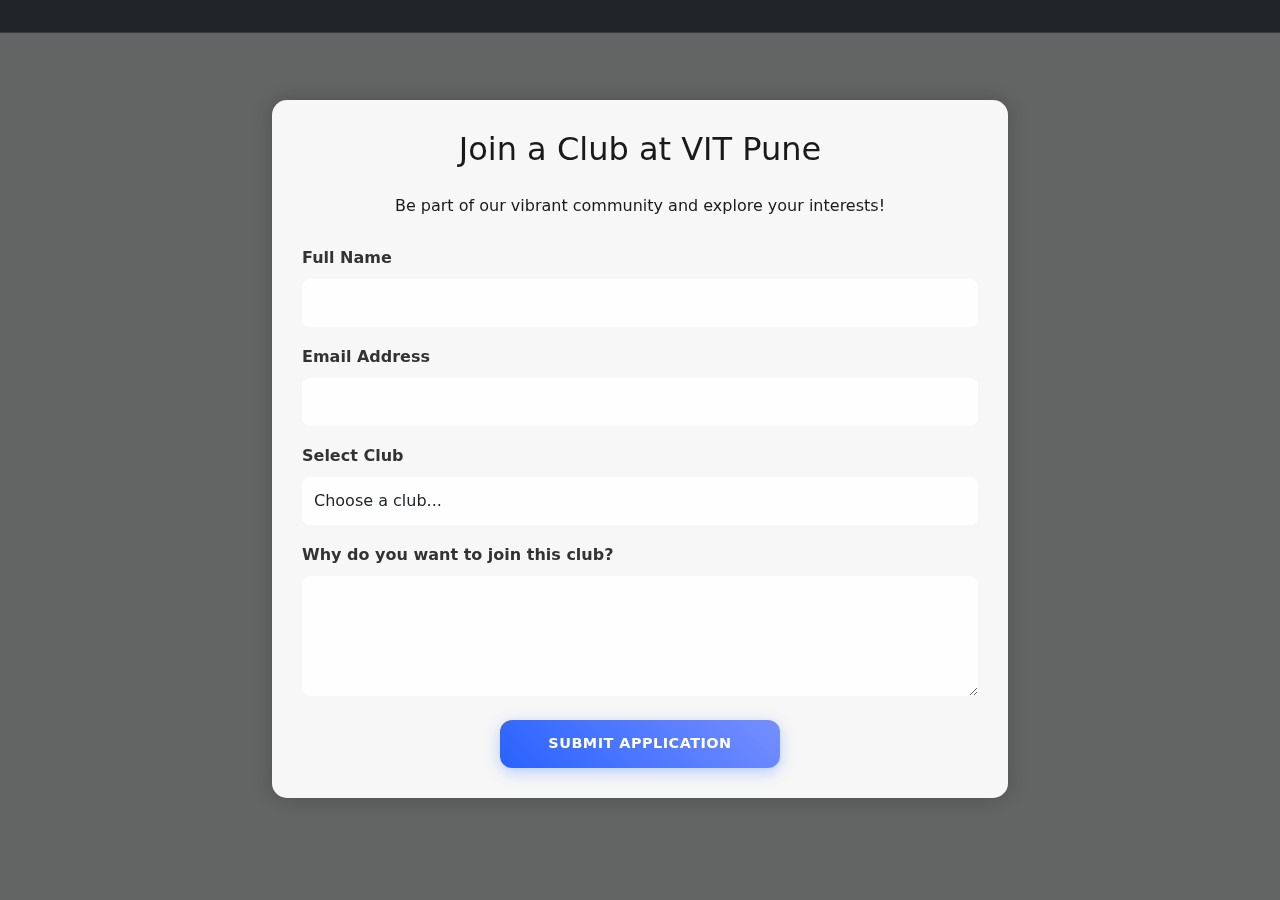
<file: apply.html>
<!DOCTYPE html>
<html lang="en">
<head>
    <meta charset="UTF-8">
    <meta name="viewport" content="width=device-width, initial-scale=1.0">
    <title>Apply - VIT Pune Clubs</title>
    <link href="https://cdn.jsdelivr.net/npm/bootstrap@5.3.0/dist/css/bootstrap.min.css" rel="stylesheet">
    <link rel="stylesheet" href="css/style.css">
    <link rel="stylesheet" href="https://cdnjs.cloudflare.com/ajax/libs/animate.css/4.1.1/animate.min.css">
    <style>
        .video-container {
            position: fixed;
            top: 0;
            left: 0;
            width: 100%;
            height: 100%;
            z-index: -1;
            overflow: hidden;
        }
        
        .video-container video {
            min-width: 100%;
            min-height: 100%;
            width: auto;
            height: auto;
            position: absolute;
            top: 50%;
            left: 50%;
            transform: translate(-50%, -50%);
            object-fit: cover;
        }
        
        .video-overlay {
            position: fixed;
            top: 0;
            left: 0;
            width: 100%;
            height: 100%;
            background: rgba(0, 0, 0, 0.6);
            z-index: -1;
        }
        
        .application-form {
            background: rgba(255, 255, 255, 0.95);
            border-radius: 15px;
            padding: 30px;
            box-shadow: 0 0 20px rgba(0, 0, 0, 0.2);
            margin-top: 100px;
            margin-bottom: 50px;
            backdrop-filter: blur(10px);
        }
        
        .form-control {
            background: rgba(255, 255, 255, 0.9);
            border: none;
            border-radius: 8px;
            padding: 12px;
            margin-bottom: 15px;
        }
        
        .form-label {
            font-weight: 600;
            color: #333;
        }
    </style>
</head>
<body>
    <!-- Background Video -->
    <div class="video-container">
        <video class="video-background" autoplay muted loop playsinline>
            <source src="https://epecvitpune.in/wp-content/uploads/2024/01/EPEC-2024.mp4" type="video/mp4">
            Your browser does not support the video tag.
        </video>
        <div class="video-overlay"></div>
    </div>

    <!-- Navigation Bar (Same as index.html) -->
    <nav class="navbar navbar-expand-lg navbar-dark bg-dark fixed-top">
        <!-- Same navbar content as index.html -->
    </nav>

    <!-- Application Form -->
    <div class="container">
        <div class="row justify-content-center">
            <div class="col-md-8">
                <div class="application-form animate__animated animate__fadeIn">
                    <h2 class="text-center mb-4">Join a Club at VIT Pune</h2>
                    <p class="text-center mb-4">Be part of our vibrant community and explore your interests!</p>
                    
                    <form id="applicationForm">
                        <div class="mb-3">
                            <label for="name" class="form-label">Full Name</label>
                            <input type="text" class="form-control" id="name" required>
                        </div>
                        
                        <div class="mb-3">
                            <label for="email" class="form-label">Email Address</label>
                            <input type="email" class="form-control" id="email" required>
                        </div>
                        
                        <div class="mb-3">
                            <label for="club" class="form-label">Select Club</label>
                            <select class="form-control" id="club" required>
                                <option value="">Choose a club...</option>
                                <option value="SAARTHI">SAARTHI - Mentorship Club</option>
                                <option value="EPEC">EPEC - Engineering Projects</option>
                                <option value="VISHWACONCLAVE">VISHWA CONCLAVE - Cultural Club</option>
                                <option value="TRF">TRF - Technical Research Forum</option>
                                <option value="VEDC">VEDC - Entrepreneurship Development</option>
                                <option value="ChessClub">Chess Club</option>
                            </select>
                        </div>
                        
                        <div class="mb-4">
                            <label for="reason" class="form-label">Why do you want to join this club?</label>
                            <textarea class="form-control" id="reason" rows="4" required></textarea>
                        </div>
                        
                        <div class="text-center">
                            <button type="submit" class="btn btn-primary btn-lg px-5">Submit Application</button>
                        </div>
                    </form>
                </div>
            </div>
        </div>
    </div>

    <!-- Notification Area -->
    <div id="notificationArea" class="position-fixed top-0 end-0 p-3" style="z-index: 1050"></div>

    <script src="https://code.jquery.com/jquery-3.6.0.min.js"></script>
    <script src="https://cdn.jsdelivr.net/npm/bootstrap@5.3.0/dist/js/bootstrap.bundle.min.js"></script>
    <script src="js/main.js"></script>
</body>
</html>
</file>
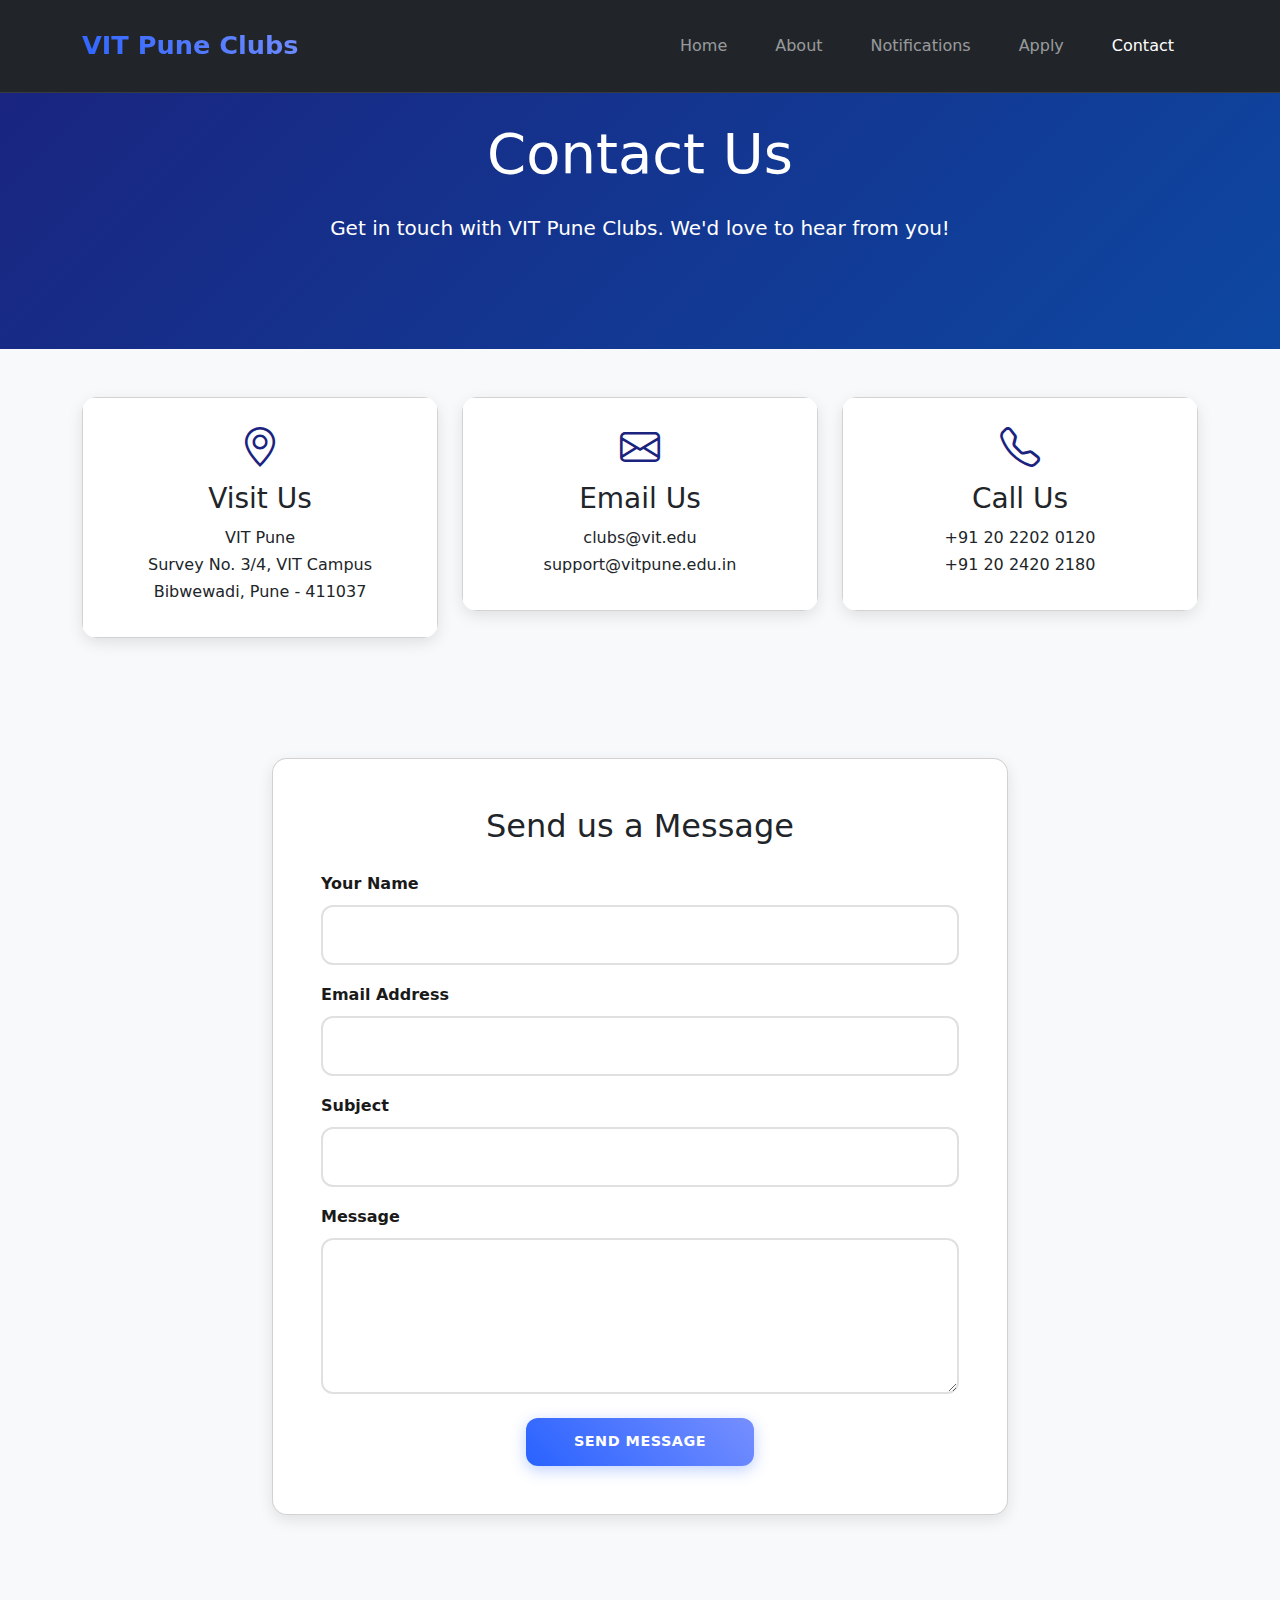
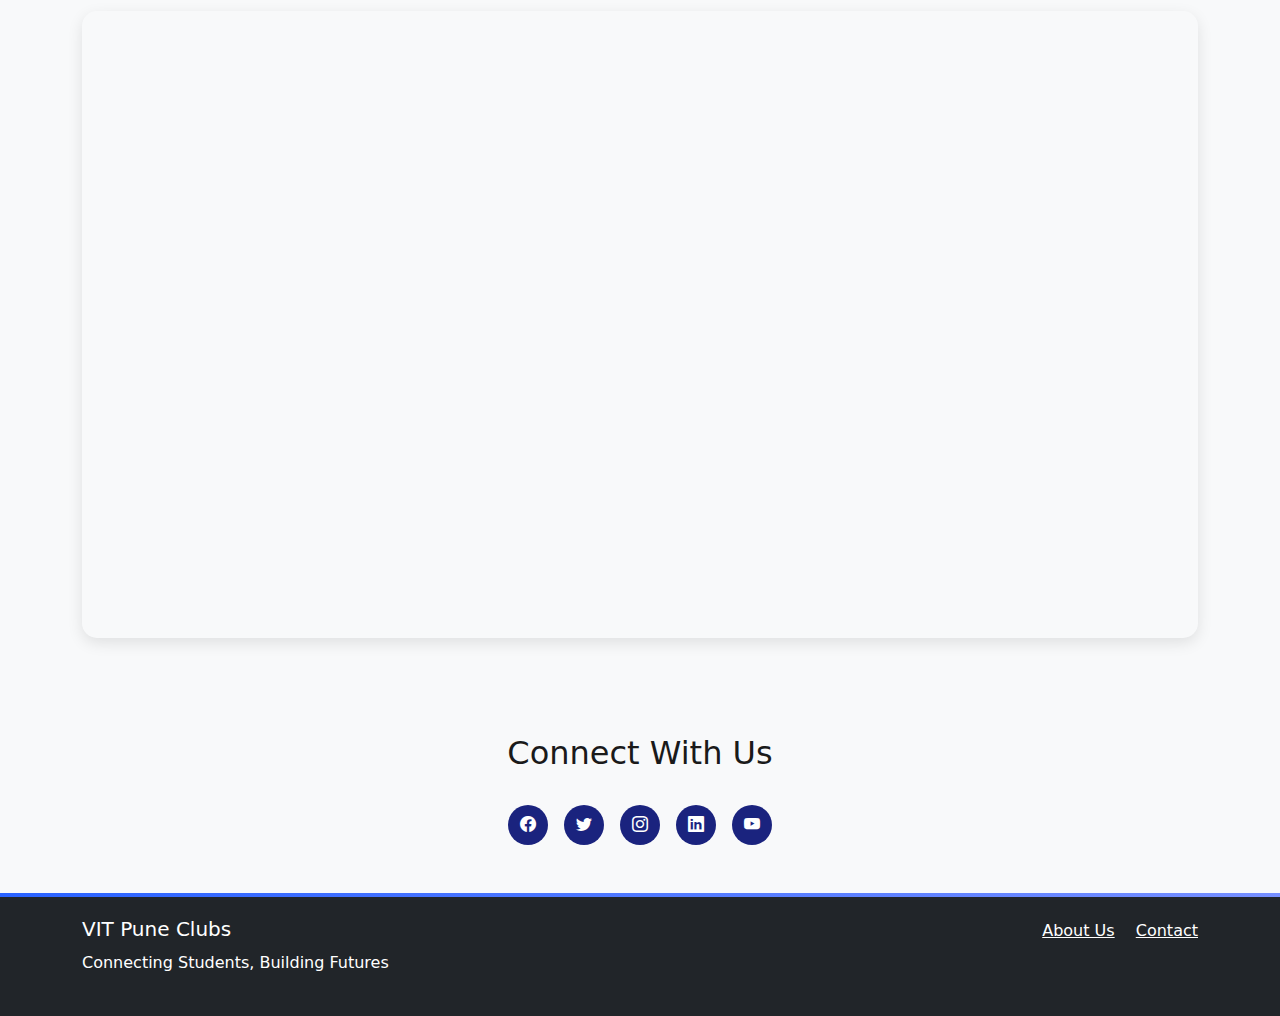
<file: contact.html>
<!DOCTYPE html>
<html lang="en">
<head>
    <meta charset="UTF-8">
    <meta name="viewport" content="width=device-width, initial-scale=1.0">
    <title>Contact - VIT Pune Clubs</title>
    <link href="https://cdn.jsdelivr.net/npm/bootstrap@5.3.0/dist/css/bootstrap.min.css" rel="stylesheet">
    <link rel="stylesheet" href="css/style.css">
    <link rel="stylesheet" href="https://cdnjs.cloudflare.com/ajax/libs/animate.css/4.1.1/animate.min.css">
    <link rel="stylesheet" href="https://cdn.jsdelivr.net/npm/bootstrap-icons@1.7.2/font/bootstrap-icons.css">
    <style>
        .contact-header {
            background: linear-gradient(135deg, #1a237e 0%, #0d47a1 100%);
            padding: 120px 0 80px;
            color: white;
            position: relative;
            overflow: hidden;
        }
        
        .contact-card {
            border-radius: 15px;
            overflow: hidden;
            transition: transform 0.3s ease;
            box-shadow: 0 5px 15px rgba(0,0,0,0.1);
        }
        
        .contact-card:hover {
            transform: translateY(-5px);
        }
        
        .contact-icon {
            font-size: 2.5rem;
            color: #1a237e;
            margin-bottom: 1rem;
        }
        
        .map-container {
            position: relative;
            overflow: hidden;
            padding-top: 56.25%;
            height: 0;
            border-radius: 15px;
            box-shadow: 0 5px 15px rgba(0,0,0,0.1);
        }
        
        .map-container iframe {
            position: absolute;
            top: 0;
            left: 0;
            width: 100%;
            height: 100%;
            border: 0;
        }
        
        .social-links {
            display: flex;
            justify-content: center;
            gap: 1rem;
            margin-top: 2rem;
        }
        
        .social-links a {
            width: 40px;
            height: 40px;
            border-radius: 50%;
            background: #1a237e;
            color: white;
            display: flex;
            align-items: center;
            justify-content: center;
            transition: transform 0.3s ease;
        }
        
        .social-links a:hover {
            transform: scale(1.1);
        }
    </style>
</head>
<body>
    <!-- Navigation Bar -->
    <nav class="navbar navbar-expand-lg navbar-dark bg-dark fixed-top">
        <div class="container">
            <a class="navbar-brand" href="index.html">VIT Pune Clubs</a>
            <button class="navbar-toggler" type="button" data-bs-toggle="collapse" data-bs-target="#navbarNav">
                <span class="navbar-toggler-icon"></span>
            </button>
            <div class="collapse navbar-collapse" id="navbarNav">
                <ul class="navbar-nav ms-auto">
                    <li class="nav-item">
                        <a class="nav-link" href="index.html">Home</a>
                    </li>
                    <li class="nav-item">
                        <a class="nav-link" href="about.html">About</a>
                    </li>
                    <li class="nav-item">
                        <a class="nav-link" href="notifications.html">Notifications</a>
                    </li>
                    <li class="nav-item">
                        <a class="nav-link" href="apply.html">Apply</a>
                    </li>
                    <li class="nav-item">
                        <a class="nav-link active" href="contact.html">Contact</a>
                    </li>
                </ul>
            </div>
        </div>
    </nav>

    <!-- Contact Header -->
    <header class="contact-header">
        <div class="container">
            <div class="row align-items-center">
                <div class="col-md-8 mx-auto text-center">
                    <h1 class="display-4 mb-4 animate__animated animate__fadeIn">Contact Us</h1>
                    <p class="lead mb-4 animate__animated animate__fadeIn animate__delay-1s">
                        Get in touch with VIT Pune Clubs. We'd love to hear from you!
                    </p>
                </div>
            </div>
        </div>
    </header>

    <!-- Contact Information -->
    <section class="py-5">
        <div class="container">
            <div class="row">
                <div class="col-md-4 mb-4">
                    <div class="contact-card animate__animated animate__fadeInLeft">
                        <div class="card">
                            <div class="card-body text-center">
                                <i class="bi bi-geo-alt contact-icon"></i>
                                <h3>Visit Us</h3>
                                <p>VIT Pune<br>Survey No. 3/4, VIT Campus<br>Bibwewadi, Pune - 411037</p>
                            </div>
                        </div>
                    </div>
                </div>
                <div class="col-md-4 mb-4">
                    <div class="contact-card animate__animated animate__fadeInUp">
                        <div class="card">
                            <div class="card-body text-center">
                                <i class="bi bi-envelope contact-icon"></i>
                                <h3>Email Us</h3>
                                <p>clubs@vit.edu<br>support@vitpune.edu.in</p>
                            </div>
                        </div>
                    </div>
                </div>
                <div class="col-md-4 mb-4">
                    <div class="contact-card animate__animated animate__fadeInRight">
                        <div class="card">
                            <div class="card-body text-center">
                                <i class="bi bi-telephone contact-icon"></i>
                                <h3>Call Us</h3>
                                <p>+91 20 2202 0120<br>+91 20 2420 2180</p>
                            </div>
                        </div>
                    </div>
                </div>
            </div>
        </div>
    </section>

    <!-- Contact Form -->
    <section class="py-5 bg-light">
        <div class="container">
            <div class="row justify-content-center">
                <div class="col-md-8">
                    <div class="card contact-card animate__animated animate__fadeIn">
                        <div class="card-body p-5">
                            <h2 class="text-center mb-4">Send us a Message</h2>
                            <form id="contactForm">
                                <div class="mb-3">
                                    <label for="name" class="form-label">Your Name</label>
                                    <input type="text" class="form-control" id="name" required>
                                </div>
                                <div class="mb-3">
                                    <label for="email" class="form-label">Email Address</label>
                                    <input type="email" class="form-control" id="email" required>
                                </div>
                                <div class="mb-3">
                                    <label for="subject" class="form-label">Subject</label>
                                    <input type="text" class="form-control" id="subject" required>
                                </div>
                                <div class="mb-4">
                                    <label for="message" class="form-label">Message</label>
                                    <textarea class="form-control" id="message" rows="5" required></textarea>
                                </div>
                                <div class="text-center">
                                    <button type="submit" class="btn btn-primary btn-lg px-5">Send Message</button>
                                </div>
                            </form>
                        </div>
                    </div>
                </div>
            </div>
        </div>
    </section>

    <!-- Map Section -->
    <section class="py-5">
        <div class="container">
            <div class="row">
                <div class="col-12">
                    <div class="map-container animate__animated animate__fadeIn">
                        <iframe src="https://www.google.com/maps/embed?pb=!1m18!1m12!1m3!1d3784.5761897254454!2d73.85191491484186!3d18.46603198744385!2m3!1f0!2f0!3f0!3m2!1i1024!2i768!4f13.1!3m3!1m2!1s0x3bc2eac85230ba47%3A0x871eddd0a8a0a108!2sVishwakarma%20Institute%20of%20Technology!5e0!3m2!1sen!2sin!4v1644834067959!5m2!1sen!2sin" allowfullscreen="" loading="lazy"></iframe>
                    </div>
                </div>
            </div>
        </div>
    </section>

    <!-- Social Links -->
    <section class="py-5 bg-light">
        <div class="container">
            <div class="text-center">
                <h2 class="mb-4">Connect With Us</h2>
                <div class="social-links">
                    <a href="#" class="animate__animated animate__bounceIn"><i class="bi bi-facebook"></i></a>
                    <a href="#" class="animate__animated animate__bounceIn animate__delay-1s"><i class="bi bi-twitter"></i></a>
                    <a href="#" class="animate__animated animate__bounceIn animate__delay-2s"><i class="bi bi-instagram"></i></a>
                    <a href="#" class="animate__animated animate__bounceIn animate__delay-3s"><i class="bi bi-linkedin"></i></a>
                    <a href="#" class="animate__animated animate__bounceIn animate__delay-4s"><i class="bi bi-youtube"></i></a>
                </div>
            </div>
        </div>
    </section>

    <!-- Footer -->
    <footer class="bg-dark text-white py-4">
        <div class="container">
            <div class="row">
                <div class="col-md-6">
                    <h5>VIT Pune Clubs</h5>
                    <p>Connecting Students, Building Futures</p>
                </div>
                <div class="col-md-6 text-md-end">
                    <a href="about.html" class="text-white me-3">About Us</a>
                    <a href="contact.html" class="text-white">Contact</a>
                </div>
            </div>
        </div>
    </footer>

    <!-- Scripts -->
    <script src="https://code.jquery.com/jquery-3.6.0.min.js"></script>
    <script src="https://cdn.jsdelivr.net/npm/bootstrap@5.3.0/dist/js/bootstrap.bundle.min.js"></script>
    <script src="js/main.js"></script>
</body>
</html>
</file>
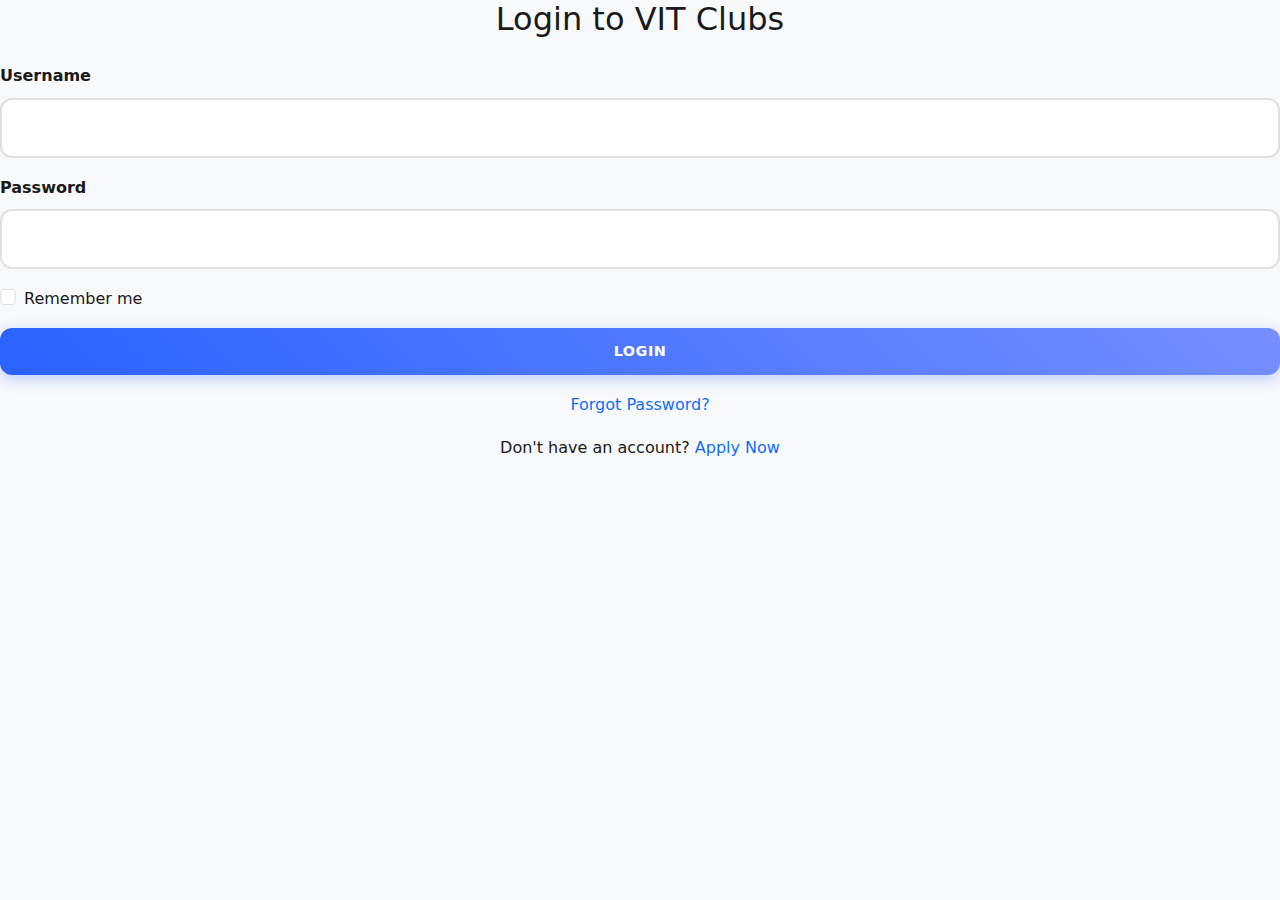
<file: login.html>
<!DOCTYPE html>
<html lang="en">
<head>
    <meta charset="UTF-8">
    <meta name="viewport" content="width=device-width, initial-scale=1.0">
    <title>Login - VIT Clubs Portal</title>
    <link href="https://cdn.jsdelivr.net/npm/bootstrap@5.3.0/dist/css/bootstrap.min.css" rel="stylesheet">
    <link rel="stylesheet" href="css/style.css">
    <link rel="stylesheet" href="https://cdnjs.cloudflare.com/ajax/libs/animate.css/4.1.1/animate.min.css">
</head>
<body>
    <div class="login-container">
        <div class="login-form animate__animated animate__fadeIn">
            <h2 class="text-center mb-4">Login to VIT Clubs</h2>
            <form id="loginForm">
                <div class="mb-3">
                    <label for="username" class="form-label">Username</label>
                    <input type="text" class="form-control" id="username" required>
                </div>
                <div class="mb-3">
                    <label for="password" class="form-label">Password</label>
                    <input type="password" class="form-control" id="password" required>
                </div>
                <div class="mb-3 form-check">
                    <input type="checkbox" class="form-check-input" id="rememberMe">
                    <label class="form-check-label" for="rememberMe">Remember me</label>
                </div>
                <button type="submit" class="btn btn-primary w-100">Login</button>
                <div class="text-center mt-3">
                    <a href="#" class="text-decoration-none">Forgot Password?</a>
                </div>
            </form>
            <div class="text-center mt-3">
                <p>Don't have an account? <a href="apply.html" class="text-decoration-none">Apply Now</a></p>
            </div>
        </div>
    </div>

    <script src="https://code.jquery.com/jquery-3.6.0.min.js"></script>
    <script src="https://cdn.jsdelivr.net/npm/bootstrap@5.3.0/dist/js/bootstrap.bundle.min.js"></script>
    <script src="js/main.js"></script>
</body>
</html>
</file>
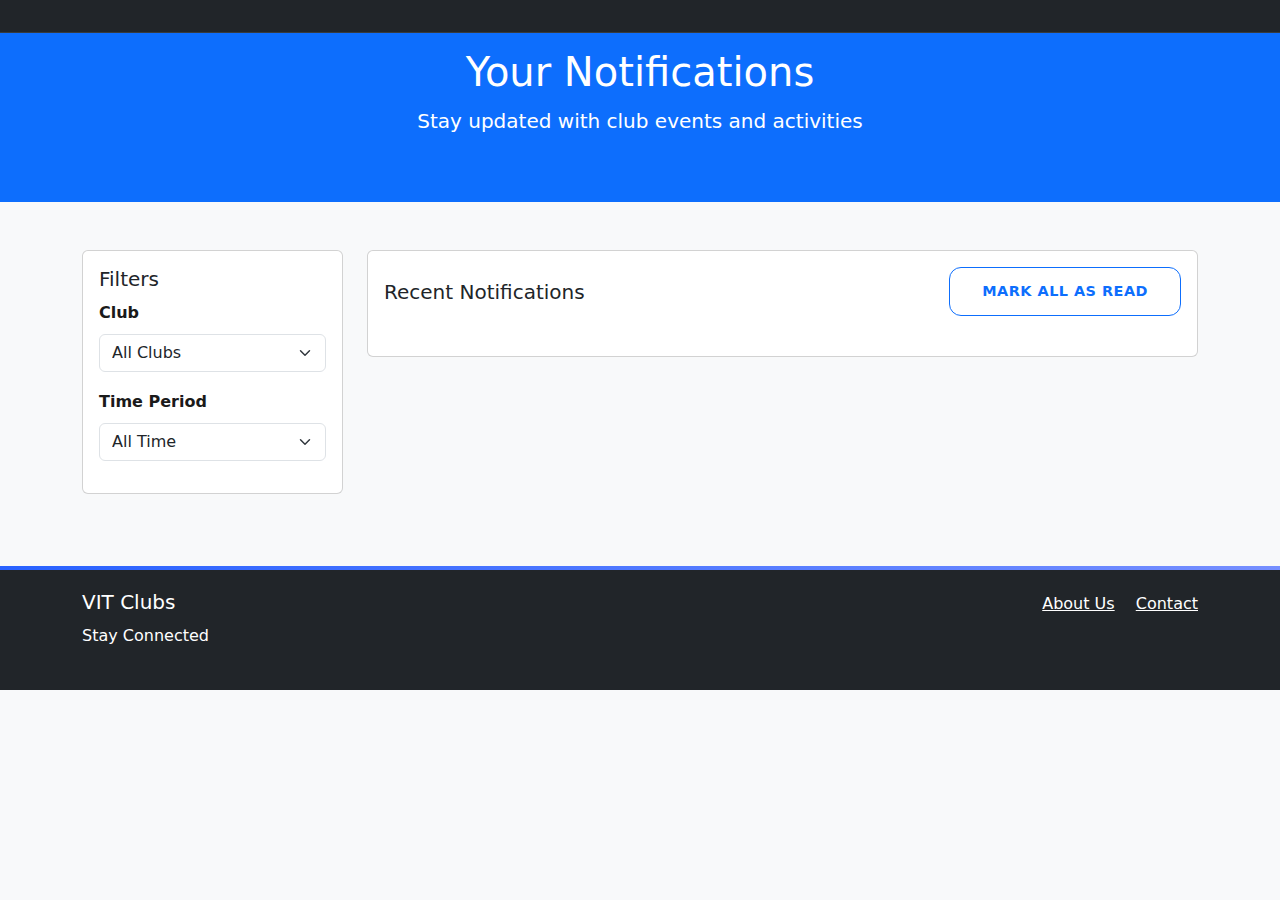
<file: notifications.html>
<!DOCTYPE html>
<html lang="en">
<head>
    <meta charset="UTF-8">
    <meta name="viewport" content="width=device-width, initial-scale=1.0">
    <title>Notifications - VIT Clubs</title>
    <link href="https://cdn.jsdelivr.net/npm/bootstrap@5.3.0/dist/css/bootstrap.min.css" rel="stylesheet">
    <link rel="stylesheet" href="css/style.css">
    <link rel="stylesheet" href="https://cdnjs.cloudflare.com/ajax/libs/animate.css/4.1.1/animate.min.css">
    <link rel="stylesheet" href="https://cdn.jsdelivr.net/npm/bootstrap-icons@1.7.2/font/bootstrap-icons.css">
</head>
<body>
    <!-- Navigation Bar -->
    <nav class="navbar navbar-expand-lg navbar-dark bg-dark fixed-top">
        <!-- Same navbar content -->
    </nav>

    <!-- Notifications Header -->
    <header class="notification-header py-5 bg-primary text-white">
        <div class="container">
            <div class="row align-items-center">
                <div class="col-12 text-center animate__animated animate__fadeIn">
                    <h1>Your Notifications</h1>
                    <p class="lead">Stay updated with club events and activities</p>
                </div>
            </div>
        </div>
    </header>

    <!-- Notifications Section -->
    <section class="py-5">
        <div class="container">
            <div class="row">
                <!-- Notification Filters -->
                <div class="col-md-3 mb-4">
                    <div class="card">
                        <div class="card-body">
                            <h5 class="card-title">Filters</h5>
                            <div class="mb-3">
                                <label class="form-label">Club</label>
                                <select class="form-select" id="clubFilter">
                                    <option value="">All Clubs</option>
                                    <option value="SAARTHI">SAARTHI</option>
                                    <option value="EPEC">EPEC</option>
                                    <option value="VISHWACONCLAVE">VISHWA CONCLAVE</option>
                                    <option value="TRF">TRF</option>
                                    <option value="VEDC">VEDC</option>
                                    <option value="ChessClub">Chess Club</option>
                                </select>
                            </div>
                            <div class="mb-3">
                                <label class="form-label">Time Period</label>
                                <select class="form-select" id="timeFilter">
                                    <option value="all">All Time</option>
                                    <option value="today">Today</option>
                                    <option value="week">This Week</option>
                                    <option value="month">This Month</option>
                                </select>
                            </div>
                        </div>
                    </div>
                </div>

                <!-- Notifications List -->
                <div class="col-md-9">
                    <div class="card">
                        <div class="card-body">
                            <div class="d-flex justify-content-between align-items-center mb-4">
                                <h5 class="card-title mb-0">Recent Notifications</h5>
                                <button class="btn btn-outline-primary btn-sm" id="markAllRead">
                                    Mark All as Read
                                </button>
                            </div>
                            <div id="notificationsList" class="list-group">
                                <!-- Notifications will be dynamically added here -->
                            </div>
                        </div>
                    </div>
                </div>
            </div>
        </div>
    </section>

    <!-- Footer -->
    <footer class="bg-dark text-white py-4">
        <div class="container">
            <div class="row">
                <div class="col-md-6">
                    <h5>VIT Clubs</h5>
                    <p>Stay Connected</p>
                </div>
                <div class="col-md-6 text-md-end">
                    <a href="about.html" class="text-white me-3">About Us</a>
                    <a href="contact.html" class="text-white">Contact</a>
                </div>
            </div>
        </div>
    </footer>

    <!-- Scripts -->
    <script src="https://code.jquery.com/jquery-3.6.0.min.js"></script>
    <script src="https://cdn.jsdelivr.net/npm/bootstrap@5.3.0/dist/js/bootstrap.bundle.min.js"></script>
    <script src="js/main.js"></script>
    <script>
        $(document).ready(function() {
            function formatDate(dateString) {
                const date = new Date(dateString);
                return date.toLocaleDateString('en-US', {
                    year: 'numeric',
                    month: 'short',
                    day: 'numeric',
                    hour: '2-digit',
                    minute: '2-digit'
                });
            }

            function renderNotifications() {
                const notifications = notificationSystem.getNotifications();
                const clubFilter = $('#clubFilter').val();
                const timeFilter = $('#timeFilter').val();

                let filteredNotifications = notifications;

                // Apply club filter
                if (clubFilter) {
                    filteredNotifications = filteredNotifications.filter(n => n.clubName === clubFilter);
                }

                // Apply time filter
                const now = new Date();
                if (timeFilter === 'today') {
                    filteredNotifications = filteredNotifications.filter(n => {
                        const date = new Date(n.timestamp);
                        return date.toDateString() === now.toDateString();
                    });
                } else if (timeFilter === 'week') {
                    const weekAgo = new Date(now - 7 * 24 * 60 * 60 * 1000);
                    filteredNotifications = filteredNotifications.filter(n => {
                        const date = new Date(n.timestamp);
                        return date >= weekAgo;
                    });
                } else if (timeFilter === 'month') {
                    const monthAgo = new Date(now - 30 * 24 * 60 * 60 * 1000);
                    filteredNotifications = filteredNotifications.filter(n => {
                        const date = new Date(n.timestamp);
                        return date >= monthAgo;
                    });
                }

                // Sort notifications by timestamp (newest first)
                filteredNotifications.sort((a, b) => new Date(b.timestamp) - new Date(a.timestamp));

                const notificationsList = $('#notificationsList');
                notificationsList.empty();

                if (filteredNotifications.length === 0) {
                    notificationsList.append(`
                        <div class="text-center py-4">
                            <i class="bi bi-bell-slash text-muted fs-1"></i>
                            <p class="mt-2">No notifications to display</p>
                        </div>
                    `);
                    return;
                }

                filteredNotifications.forEach(notification => {
                    const notificationHtml = `
                        <div class="list-group-item list-group-item-action animate__animated animate__fadeIn">
                            <div class="d-flex w-100 justify-content-between">
                                <h6 class="mb-1">${notification.title}</h6>
                                <small class="text-muted">${formatDate(notification.timestamp)}</small>
                            </div>
                            <p class="mb-1">${notification.message}</p>
                            <small class="text-primary">${notification.clubName}</small>
                        </div>
                    `;
                    notificationsList.append(notificationHtml);
                });
            }

            // Initial render
            renderNotifications();

            // Filter change handlers
            $('#clubFilter, #timeFilter').on('change', renderNotifications);

            // Mark all as read
            $('#markAllRead').on('click', function() {
                const notifications = notificationSystem.getNotifications();
                notifications.forEach(notification => {
                    notification.read = true;
                });
                localStorage.setItem('notifications', JSON.stringify(notifications));
                renderNotifications();
            });
        });
    </script>
</body>
</html>
</file>
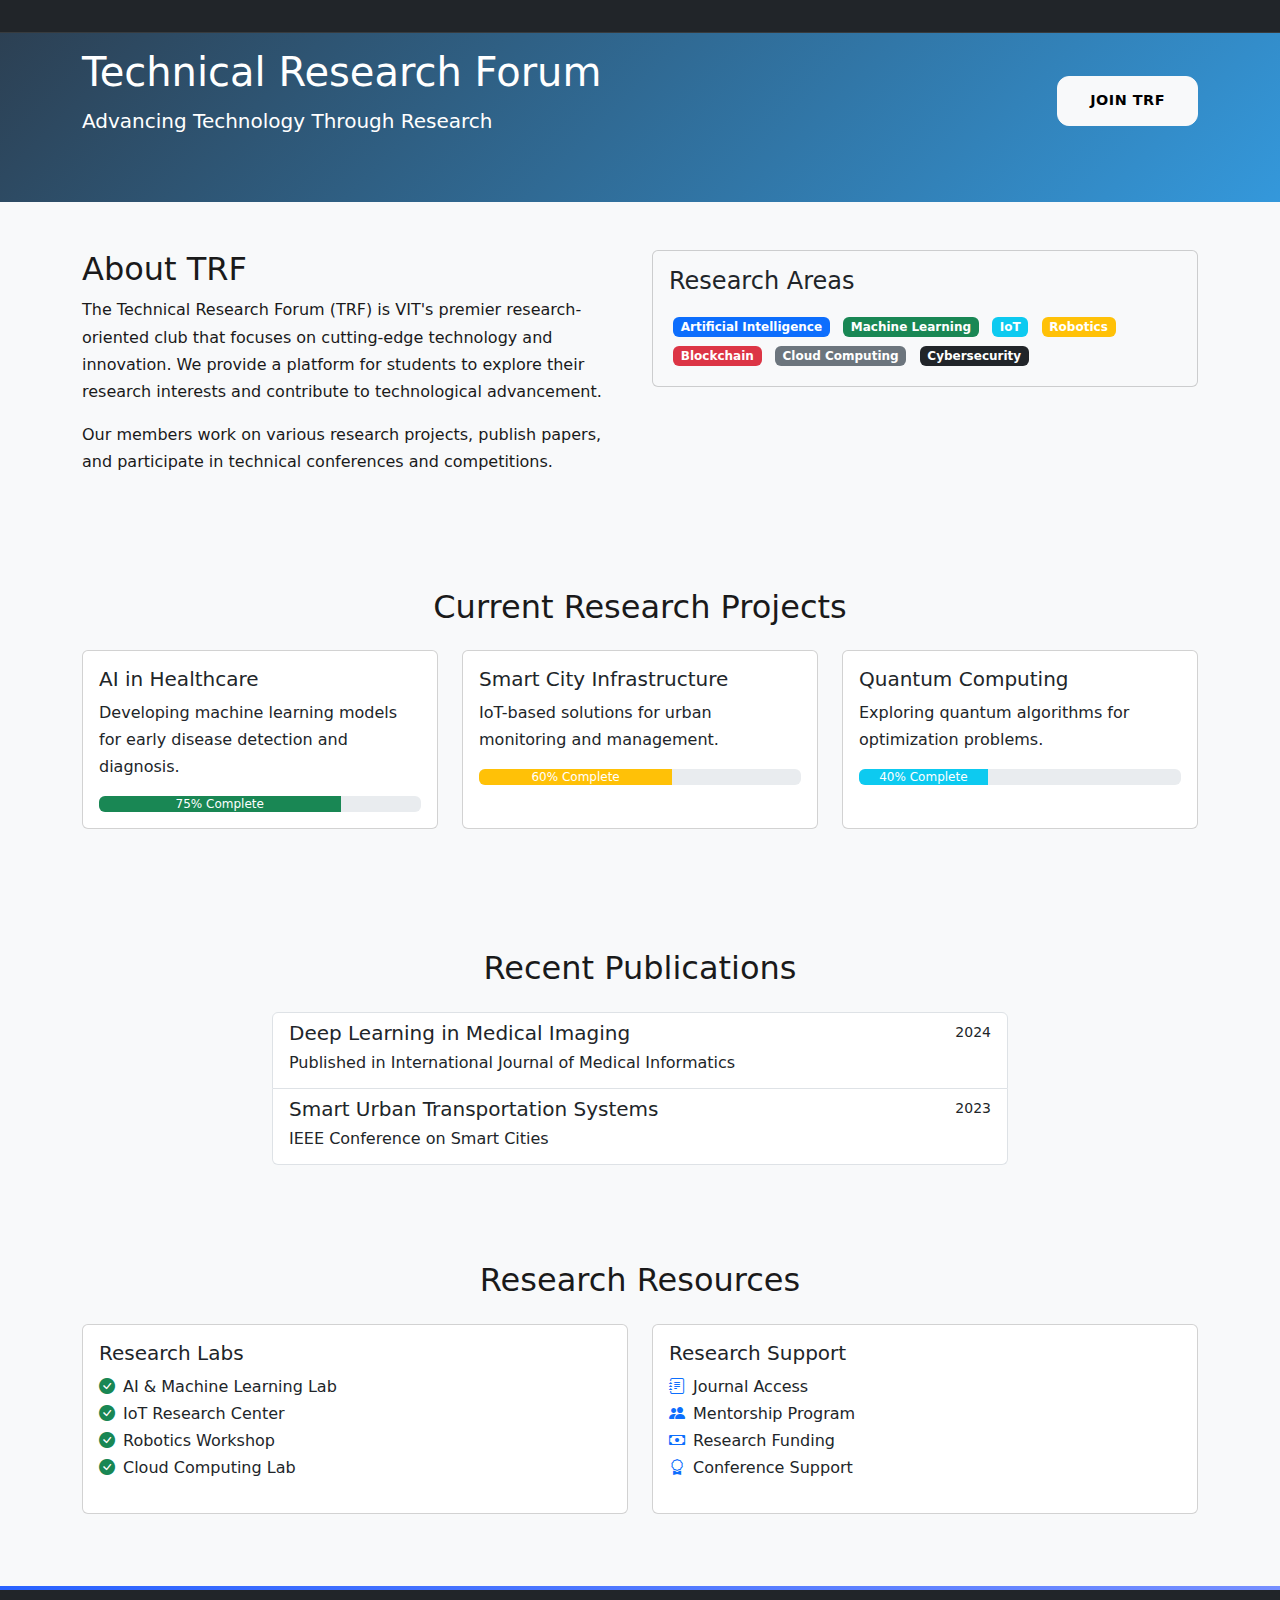
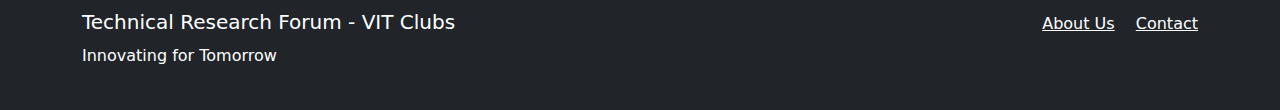
<file: TRF.html>
<!DOCTYPE html>
<html lang="en">
<head>
    <meta charset="UTF-8">
    <meta name="viewport" content="width=device-width, initial-scale=1.0">
    <title>TRF - Technical Research Forum - VIT Clubs</title>
    <link href="https://cdn.jsdelivr.net/npm/bootstrap@5.3.0/dist/css/bootstrap.min.css" rel="stylesheet">
    <link rel="stylesheet" href="css/style.css">
    <link rel="stylesheet" href="https://cdnjs.cloudflare.com/ajax/libs/animate.css/4.1.1/animate.min.css">
    <link rel="stylesheet" href="https://cdn.jsdelivr.net/npm/bootstrap-icons@1.7.2/font/bootstrap-icons.css">
</head>
<body>
    <!-- Navigation Bar -->
    <nav class="navbar navbar-expand-lg navbar-dark bg-dark fixed-top">
        <!-- Same navbar content -->
    </nav>

    <!-- Club Header -->
    <header class="club-header py-5" style="background: linear-gradient(135deg, #2C3E50, #3498DB);">
        <div class="container">
            <div class="row align-items-center">
                <div class="col-md-8 animate__animated animate__fadeInLeft">
                    <h1 class="text-white">Technical Research Forum</h1>
                    <p class="lead text-white">Advancing Technology Through Research</p>
                </div>
                <div class="col-md-4 text-md-end animate__animated animate__fadeInRight">
                    <a href="apply.html" class="btn btn-light btn-lg">Join TRF</a>
                </div>
            </div>
        </div>
    </header>

    <!-- About Section -->
    <section class="py-5">
        <div class="container">
            <div class="row">
                <div class="col-md-6 animate__animated animate__fadeInLeft">
                    <h2>About TRF</h2>
                    <p>The Technical Research Forum (TRF) is VIT's premier research-oriented club that focuses on cutting-edge technology and innovation. We provide a platform for students to explore their research interests and contribute to technological advancement.</p>
                    <p>Our members work on various research projects, publish papers, and participate in technical conferences and competitions.</p>
                </div>
                <div class="col-md-6 animate__animated animate__fadeInRight">
                    <div class="card bg-light">
                        <div class="card-body">
                            <h4>Research Areas</h4>
                            <div class="mt-3">
                                <span class="badge bg-primary m-1">Artificial Intelligence</span>
                                <span class="badge bg-success m-1">Machine Learning</span>
                                <span class="badge bg-info m-1">IoT</span>
                                <span class="badge bg-warning m-1">Robotics</span>
                                <span class="badge bg-danger m-1">Blockchain</span>
                                <span class="badge bg-secondary m-1">Cloud Computing</span>
                                <span class="badge bg-dark m-1">Cybersecurity</span>
                            </div>
                        </div>
                    </div>
                </div>
            </div>
        </div>
    </section>

    <!-- Research Projects Section -->
    <section class="py-5 bg-light">
        <div class="container">
            <h2 class="text-center mb-4">Current Research Projects</h2>
            <div class="row">
                <div class="col-md-4 mb-4 animate__animated animate__fadeInUp">
                    <div class="card h-100">
                        <div class="card-body">
                            <h5 class="card-title">AI in Healthcare</h5>
                            <p class="card-text">Developing machine learning models for early disease detection and diagnosis.</p>
                            <div class="progress mt-3">
                                <div class="progress-bar bg-success" role="progressbar" style="width: 75%">75% Complete</div>
                            </div>
                        </div>
                    </div>
                </div>
                <div class="col-md-4 mb-4 animate__animated animate__fadeInUp" style="animation-delay: 0.2s;">
                    <div class="card h-100">
                        <div class="card-body">
                            <h5 class="card-title">Smart City Infrastructure</h5>
                            <p class="card-text">IoT-based solutions for urban monitoring and management.</p>
                            <div class="progress mt-3">
                                <div class="progress-bar bg-warning" role="progressbar" style="width: 60%">60% Complete</div>
                            </div>
                        </div>
                    </div>
                </div>
                <div class="col-md-4 mb-4 animate__animated animate__fadeInUp" style="animation-delay: 0.4s;">
                    <div class="card h-100">
                        <div class="card-body">
                            <h5 class="card-title">Quantum Computing</h5>
                            <p class="card-text">Exploring quantum algorithms for optimization problems.</p>
                            <div class="progress mt-3">
                                <div class="progress-bar bg-info" role="progressbar" style="width: 40%">40% Complete</div>
                            </div>
                        </div>
                    </div>
                </div>
            </div>
        </div>
    </section>

    <!-- Publications Section -->
    <section class="py-5">
        <div class="container">
            <h2 class="text-center mb-4">Recent Publications</h2>
            <div class="row justify-content-center">
                <div class="col-md-8">
                    <div class="list-group animate__animated animate__fadeIn">
                        <a href="#" class="list-group-item list-group-item-action">
                            <div class="d-flex w-100 justify-content-between">
                                <h5 class="mb-1">Deep Learning in Medical Imaging</h5>
                                <small>2024</small>
                            </div>
                            <p class="mb-1">Published in International Journal of Medical Informatics</p>
                        </a>
                        <a href="#" class="list-group-item list-group-item-action">
                            <div class="d-flex w-100 justify-content-between">
                                <h5 class="mb-1">Smart Urban Transportation Systems</h5>
                                <small>2023</small>
                            </div>
                            <p class="mb-1">IEEE Conference on Smart Cities</p>
                        </a>
                    </div>
                </div>
            </div>
        </div>
    </section>

    <!-- Resources Section -->
    <section class="py-5 bg-light">
        <div class="container">
            <h2 class="text-center mb-4">Research Resources</h2>
            <div class="row">
                <div class="col-md-6 mb-4 animate__animated animate__fadeInLeft">
                    <div class="card h-100">
                        <div class="card-body">
                            <h5 class="card-title">Research Labs</h5>
                            <ul class="list-unstyled">
                                <li><i class="bi bi-check-circle-fill text-success me-2"></i>AI & Machine Learning Lab</li>
                                <li><i class="bi bi-check-circle-fill text-success me-2"></i>IoT Research Center</li>
                                <li><i class="bi bi-check-circle-fill text-success me-2"></i>Robotics Workshop</li>
                                <li><i class="bi bi-check-circle-fill text-success me-2"></i>Cloud Computing Lab</li>
                            </ul>
                        </div>
                    </div>
                </div>
                <div class="col-md-6 mb-4 animate__animated animate__fadeInRight">
                    <div class="card h-100">
                        <div class="card-body">
                            <h5 class="card-title">Research Support</h5>
                            <ul class="list-unstyled">
                                <li><i class="bi bi-journal-text text-primary me-2"></i>Journal Access</li>
                                <li><i class="bi bi-people-fill text-primary me-2"></i>Mentorship Program</li>
                                <li><i class="bi bi-cash text-primary me-2"></i>Research Funding</li>
                                <li><i class="bi bi-award text-primary me-2"></i>Conference Support</li>
                            </ul>
                        </div>
                    </div>
                </div>
            </div>
        </div>
    </section>

    <!-- Footer -->
    <footer class="bg-dark text-white py-4">
        <div class="container">
            <div class="row">
                <div class="col-md-6">
                    <h5>Technical Research Forum - VIT Clubs</h5>
                    <p>Innovating for Tomorrow</p>
                </div>
                <div class="col-md-6 text-md-end">
                    <a href="about.html" class="text-white me-3">About Us</a>
                    <a href="contact.html" class="text-white">Contact</a>
                </div>
            </div>
        </div>
    </footer>

    <!-- Scripts -->
    <script src="https://code.jquery.com/jquery-3.6.0.min.js"></script>
    <script src="https://cdn.jsdelivr.net/npm/bootstrap@5.3.0/dist/js/bootstrap.bundle.min.js"></script>
    <script src="js/main.js"></script>
</body>
</html>
</file>
<file: css/style.css>
/* Enhanced Global Styles */
:root {
    --primary-color: #2962ff;
    --secondary-color: #0039cb;
    --accent-color: #768fff;
    --text-light: #ffffff;
    --text-dark: #1a1a1a;
    --bg-light: #f8f9fa;
    --bg-dark: #121212;
    --success-color: #00c853;
    --warning-color: #ffd600;
    --error-color: #ff1744;
}

/* Modern Typography */
body {
    font-family: 'Inter', 'Segoe UI', system-ui, -apple-system, sans-serif;
    line-height: 1.7;
    color: var(--text-dark);
    background-color: var(--bg-light);
}

/* Enhanced Navigation */
.navbar {
    background: rgba(255, 255, 255, 0.95);
    backdrop-filter: blur(10px);
    padding: 1rem 2rem;
    transition: all 0.3s ease;
    border-bottom: 1px solid rgba(255, 255, 255, 0.1);
}

.navbar-scrolled {
    box-shadow: 0 2px 20px rgba(0, 0, 0, 0.1);
}

.navbar-brand {
    font-weight: 700;
    font-size: 1.6rem;
    background: linear-gradient(45deg, var(--primary-color), var(--accent-color));
    -webkit-background-clip: text;
    -webkit-text-fill-color: transparent;
    padding: 0.5rem 0;
}

.nav-link {
    font-weight: 500;
    padding: 0.5rem 1.2rem !important;
    margin: 0 0.3rem;
    border-radius: 8px;
    transition: all 0.3s ease;
}

.nav-link:hover {
    background: rgba(41, 98, 255, 0.1);
    transform: translateY(-1px);
}

/* Enhanced Hero Section */
.hero {
    min-height: 100vh;
    background: linear-gradient(135deg, var(--primary-color), var(--secondary-color));
    position: relative;
    overflow: hidden;
    padding: 160px 0 100px;
}

.hero::before {
    content: '';
    position: absolute;
    top: 0;
    left: 0;
    right: 0;
    bottom: 0;
    background: url('../assets/images/pattern.png');
    opacity: 0.1;
    animation: moveBackground 20s linear infinite;
}

.hero-content {
    position: relative;
    z-index: 1;
}

.hero-title {
    font-size: 4rem;
    font-weight: 800;
    line-height: 1.2;
    margin-bottom: 1.5rem;
    animation: slideUp 1s ease-out;
}

.hero-subtitle {
    font-size: 1.5rem;
    font-weight: 400;
    margin-bottom: 2rem;
    opacity: 0.9;
    animation: slideUp 1s ease-out 0.2s;
}

/* Enhanced Cards */
.club-card {
    border: none;
    border-radius: 16px;
    overflow: hidden;
    transition: all 0.4s cubic-bezier(0.4, 0, 0.2, 1);
    background: white;
    box-shadow: 0 4px 20px rgba(0, 0, 0, 0.05);
}

.club-card:hover {
    transform: translateY(-12px) scale(1.02);
    box-shadow: 0 20px 40px rgba(0, 0, 0, 0.12);
}

.club-card .card-img-top {
    height: 240px;
    object-fit: cover;
    transform: scale(1);
    transition: transform 0.6s ease;
}

.club-card:hover .card-img-top {
    transform: scale(1.1);
}

.club-card .card-body {
    padding: 2rem;
}

.club-card .card-title {
    font-size: 1.5rem;
    font-weight: 700;
    margin-bottom: 1rem;
}

/* Enhanced Buttons */
.btn {
    padding: 0.8rem 2rem;
    font-weight: 600;
    letter-spacing: 0.5px;
    border-radius: 12px;
    transition: all 0.3s cubic-bezier(0.4, 0, 0.2, 1);
    text-transform: uppercase;
    font-size: 0.9rem;
}

.btn-primary {
    background: linear-gradient(45deg, var(--primary-color), var(--accent-color));
    border: none;
    box-shadow: 0 4px 15px rgba(41, 98, 255, 0.3);
}

.btn-primary:hover {
    transform: translateY(-2px);
    box-shadow: 0 8px 25px rgba(41, 98, 255, 0.4);
}

/* Enhanced Form Styles */
.form-control {
    padding: 1rem 1.2rem;
    font-size: 1rem;
    border: 2px solid #e0e0e0;
    border-radius: 12px;
    transition: all 0.3s ease;
    background: rgba(255, 255, 255, 0.9);
}

.form-control:focus {
    border-color: var(--primary-color);
    box-shadow: 0 0 0 4px rgba(41, 98, 255, 0.1);
    background: white;
}

.form-label {
    font-weight: 600;
    margin-bottom: 0.5rem;
    color: var(--text-dark);
}

/* Enhanced Animations */
@keyframes slideUp {
    from {
        opacity: 0;
        transform: translateY(30px);
    }
    to {
        opacity: 1;
        transform: translateY(0);
    }
}

@keyframes fadeIn {
    from {
        opacity: 0;
    }
    to {
        opacity: 1;
    }
}

/* Enhanced Video Background */
.video-background {
    position: fixed;
    top: 0;
    left: 0;
    width: 100%;
    height: 100%;
    object-fit: cover;
    z-index: -2;
    filter: brightness(0.7) contrast(1.1);
}

.video-overlay {
    position: fixed;
    top: 0;
    left: 0;
    width: 100%;
    height: 100%;
    background: linear-gradient(135deg, rgba(0,0,0,0.8), rgba(0,0,0,0.6));
    z-index: -1;
}

/* Enhanced Footer */
footer {
    background: var(--bg-dark);
    color: var(--text-light);
    padding: 80px 0 40px;
    position: relative;
    overflow: hidden;
}

footer::before {
    content: '';
    position: absolute;
    top: 0;
    left: 0;
    right: 0;
    height: 4px;
    background: linear-gradient(90deg, var(--primary-color), var(--accent-color));
}

.footer-title {
    font-size: 1.8rem;
    font-weight: 700;
    margin-bottom: 1.5rem;
}

.footer-links {
    list-style: none;
    padding: 0;
}

.footer-links li {
    margin-bottom: 1rem;
}

.footer-links a {
    color: rgba(255, 255, 255, 0.8);
    text-decoration: none;
    transition: all 0.3s ease;
    display: inline-block;
}

.footer-links a:hover {
    color: var(--accent-color);
    transform: translateX(5px);
}

/* Enhanced Stats Section */
.stats-container {
    background: white;
    border-radius: 20px;
    padding: 3rem;
    box-shadow: 0 10px 30px rgba(0, 0, 0, 0.05);
    margin: 2rem 0;
}

.stat-item {
    text-align: center;
    padding: 1.5rem;
}

.stat-number {
    font-size: 3rem;
    font-weight: 800;
    color: var(--primary-color);
    margin-bottom: 0.5rem;
    line-height: 1;
}

.stat-label {
    font-size: 1.1rem;
    font-weight: 500;
    color: var(--text-dark);
    opacity: 0.8;
}

/* Responsive Design */
@media (max-width: 768px) {
    .hero-title {
        font-size: 2.5rem;
    }
    
    .hero-subtitle {
        font-size: 1.2rem;
    }
    
    .navbar {
        padding: 1rem;
    }
    
    .navbar-brand {
        font-size: 1.4rem;
    }
    
    .club-card {
        margin-bottom: 2rem;
    }
    
    .stat-item {
        margin-bottom: 2rem;
    }
    
    .footer-section {
        margin-bottom: 2rem;
    }
}

/* Toast Notifications */
.toast-container {
    position: fixed;
    bottom: 20px;
    right: 20px;
    z-index: 1050;
}

.toast {
    background: rgba(255, 255, 255, 0.95);
    backdrop-filter: blur(10px);
    border-radius: 10px;
    box-shadow: 0 5px 15px rgba(0,0,0,0.1);
    margin-bottom: 10px;
}

/* Loading Animations */
.loading-spinner {
    width: 40px;
    height: 40px;
    border: 4px solid #f3f3f3;
    border-top: 4px solid var(--primary-color);
    border-radius: 50%;
    animation: spin 1s linear infinite;
}

@keyframes spin {
    0% { transform: rotate(0deg); }
    100% { transform: rotate(360deg); }
}

/* Custom Scrollbar */
::-webkit-scrollbar {
    width: 10px;
}

::-webkit-scrollbar-track {
    background: var(--bg-light);
}

::-webkit-scrollbar-thumb {
    background: var(--primary-color);
    border-radius: 5px;
}

::-webkit-scrollbar-thumb:hover {
    background: var(--secondary-color);
}

/* Club Page Specific Styles */
.club-hero {
    min-height: 60vh;
    background: linear-gradient(135deg, var(--primary-color), var(--secondary-color));
    position: relative;
    overflow: hidden;
    padding: 120px 0 60px;
}

.club-hero::before {
    content: '';
    position: absolute;
    top: 0;
    left: 0;
    right: 0;
    bottom: 0;
    background: url('../assets/images/pattern.png');
    opacity: 0.1;
    animation: moveBackground 20s linear infinite;
}

.section-title {
    font-size: 2.5rem;
    font-weight: 700;
    margin-bottom: 1.5rem;
    background: linear-gradient(45deg, var(--primary-color), var(--accent-color));
    -webkit-background-clip: text;
    -webkit-text-fill-color: transparent;
}

/* Event Cards */
.event-card {
    background: white;
    border-radius: 20px;
    padding: 2rem;
    height: 100%;
    transition: all 0.3s ease;
    box-shadow: 0 10px 30px rgba(0, 0, 0, 0.05);
    border: 1px solid rgba(0, 0, 0, 0.05);
    overflow: hidden;
    position: relative;
}

.event-card::before {
    content: '';
    position: absolute;
    top: 0;
    left: 0;
    width: 100%;
    height: 4px;
    background: linear-gradient(90deg, var(--primary-color), var(--accent-color));
    transform: scaleX(0);
    transform-origin: left;
    transition: transform 0.3s ease;
}

.event-card:hover {
    transform: translateY(-5px);
    box-shadow: 0 15px 40px rgba(0, 0, 0, 0.1);
}

.event-card:hover::before {
    transform: scaleX(1);
}

.event-title {
    font-size: 1.8rem;
    font-weight: 700;
    margin-bottom: 1rem;
    color: var(--primary-color);
}

.event-description {
    font-size: 1.1rem;
    color: var(--text-dark);
    margin-bottom: 1.5rem;
    opacity: 0.9;
}

.event-features {
    list-style: none;
    padding: 0;
    margin: 0;
}

.event-features li {
    padding: 0.5rem 0;
    padding-left: 1.8rem;
    position: relative;
    font-size: 1.1rem;
}

.event-features li::before {
    content: '•';
    color: var(--accent-color);
    font-size: 1.5rem;
    position: absolute;
    left: 0;
    top: 0.3rem;
}

/* Feature List */
.feature-list {
    list-style: none;
    padding: 0;
    margin: 2rem 0;
}

.feature-list li {
    padding: 0.8rem 0;
    padding-left: 2.2rem;
    position: relative;
    font-size: 1.2rem;
}

.feature-list li::before {
    content: '✓';
    color: var(--success-color);
    font-weight: bold;
    position: absolute;
    left: 0;
    top: 0.8rem;
}

/* Social Links */
.social-links {
    display: flex;
    justify-content: center;
    gap: 2rem;
    margin-top: 2rem;
}

.social-link {
    display: flex;
    flex-direction: column;
    align-items: center;
    color: var(--text-dark);
    text-decoration: none;
    transition: all 0.3s ease;
    padding: 1rem;
    border-radius: 12px;
}

.social-link:hover {
    color: var(--primary-color);
    background: rgba(41, 98, 255, 0.1);
    transform: translateY(-5px);
}

.social-link i {
    font-size: 2rem;
    margin-bottom: 0.5rem;
}

.social-link span {
    font-size: 0.9rem;
    font-weight: 500;
}

/* Club Gallery */
.club-gallery {
    margin: 3rem 0;
}

.gallery-item {
    border-radius: 15px;
    overflow: hidden;
    position: relative;
    margin-bottom: 1.5rem;
}

.gallery-item img {
    width: 100%;
    height: 300px;
    object-fit: cover;
    transition: transform 0.6s ease;
}

.gallery-item:hover img {
    transform: scale(1.1);
}

.gallery-overlay {
    position: absolute;
    bottom: 0;
    left: 0;
    right: 0;
    padding: 1.5rem;
    background: linear-gradient(transparent, rgba(0,0,0,0.8));
    color: white;
    transform: translateY(100%);
    transition: transform 0.3s ease;
}

.gallery-item:hover .gallery-overlay {
    transform: translateY(0);
}

/* Club Stats */
.club-stats {
    background: white;
    border-radius: 20px;
    padding: 3rem;
    margin: 3rem 0;
    box-shadow: 0 10px 30px rgba(0,0,0,0.05);
}

.stat-circle {
    width: 150px;
    height: 150px;
    border-radius: 50%;
    border: 8px solid var(--accent-color);
    display: flex;
    flex-direction: column;
    align-items: center;
    justify-content: center;
    margin: 0 auto 1.5rem;
    transition: all 0.3s ease;
}

.stat-circle:hover {
    transform: scale(1.1);
    border-color: var(--primary-color);
}

.stat-value {
    font-size: 2.5rem;
    font-weight: 800;
    color: var(--primary-color);
}

.stat-label {
    font-size: 1rem;
    font-weight: 500;
    color: var(--text-dark);
    text-align: center;
}
</file>
